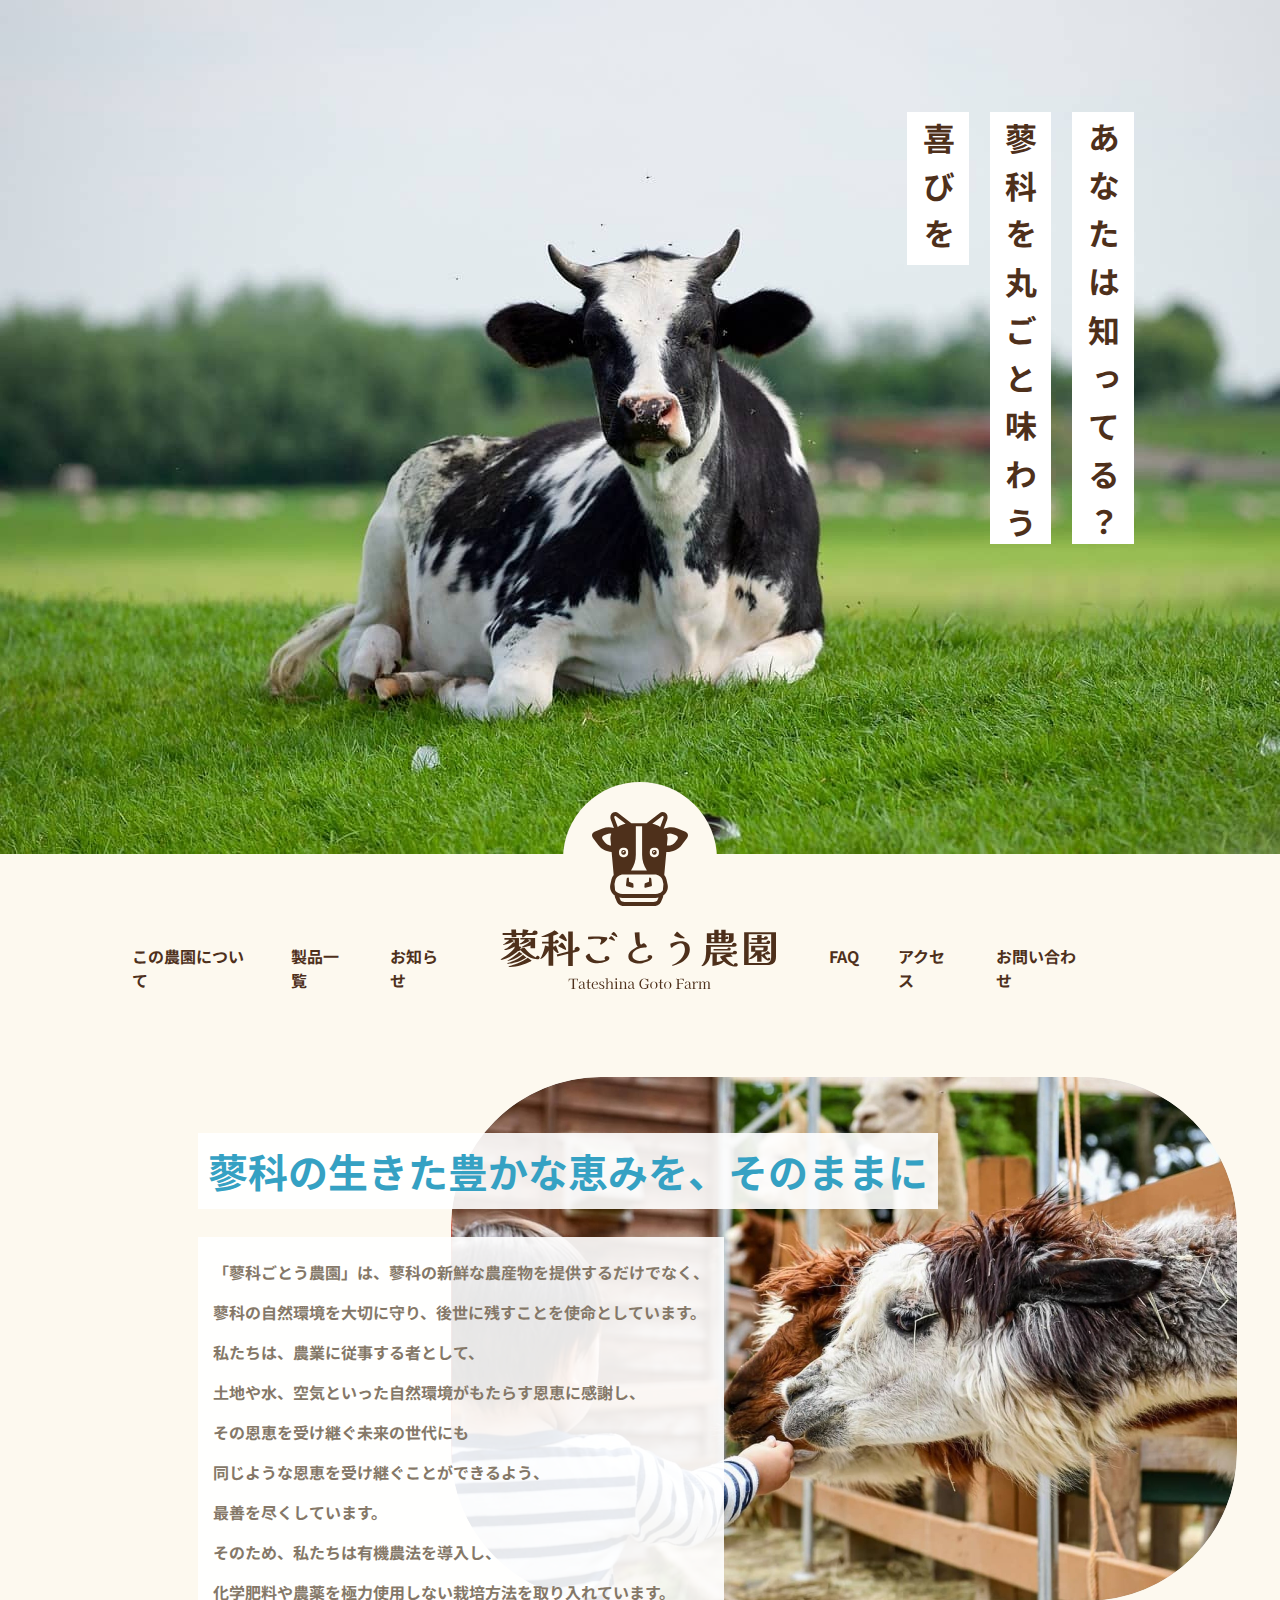
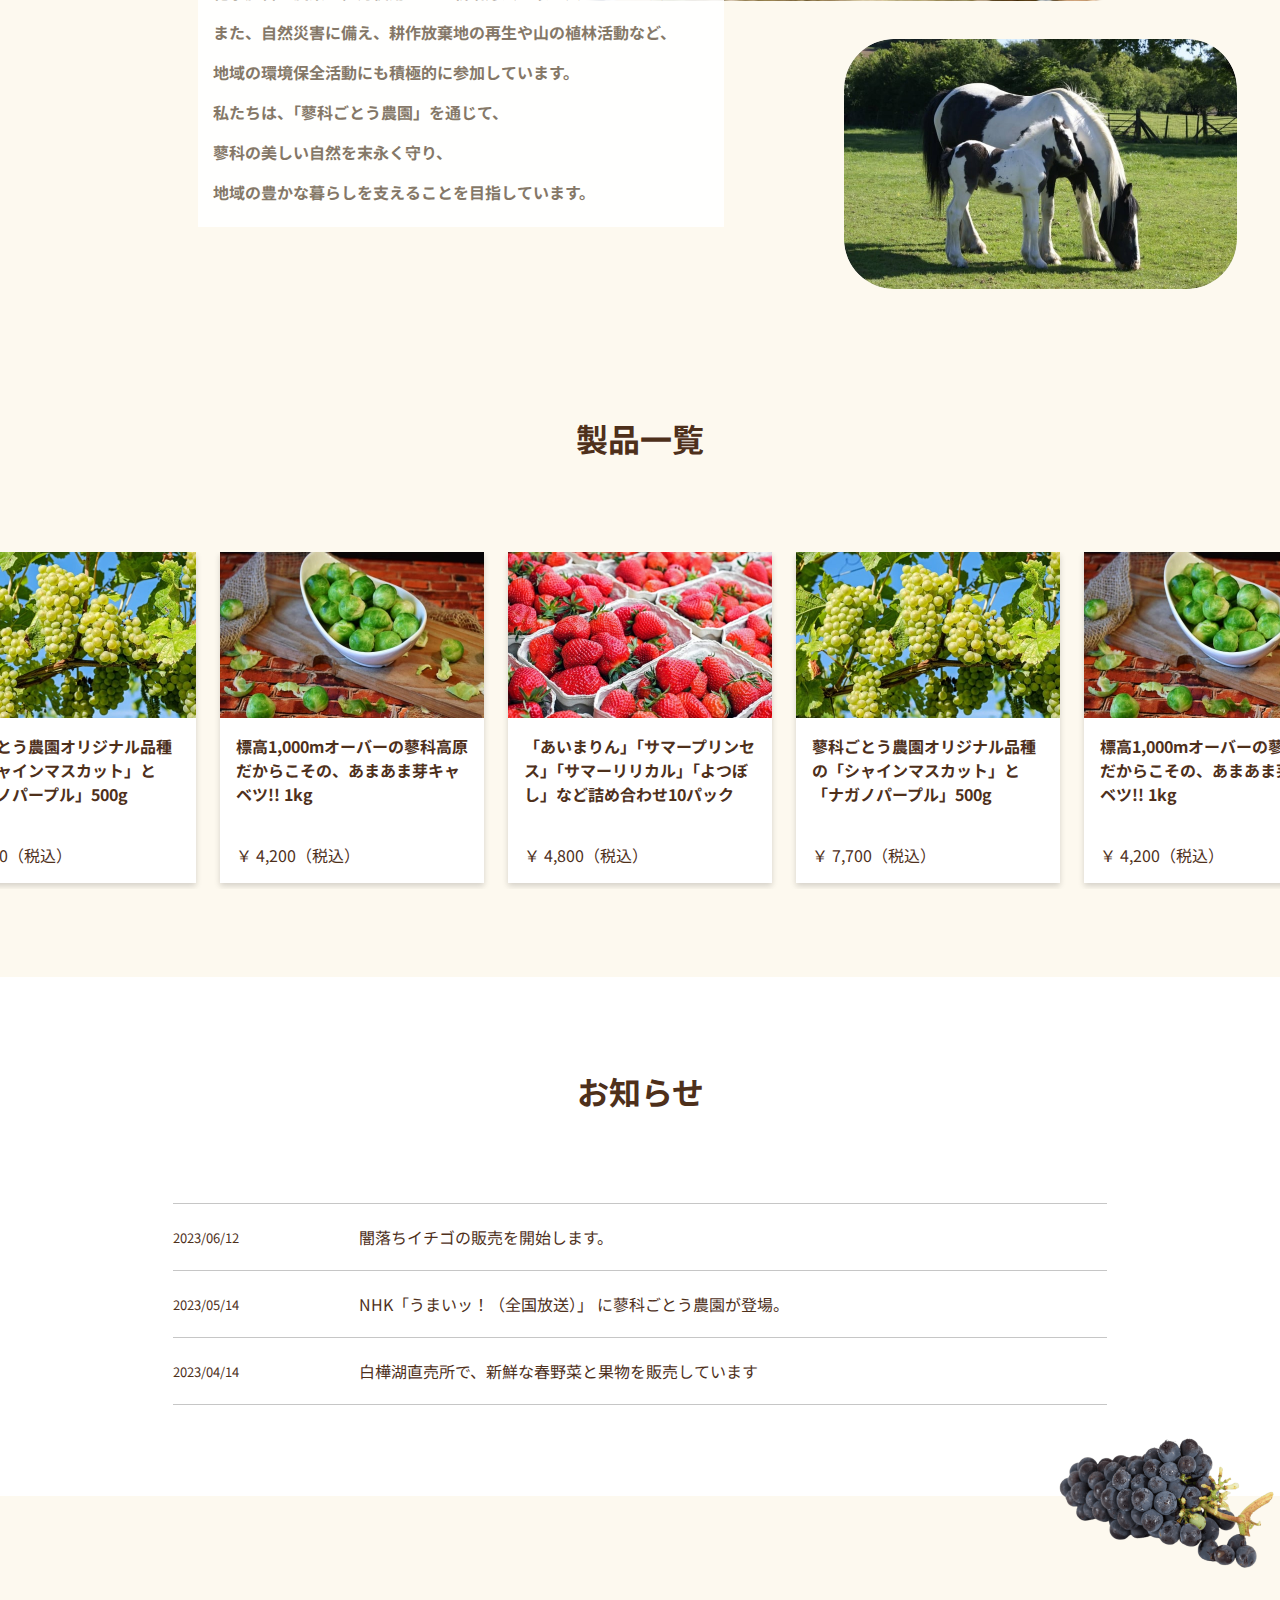
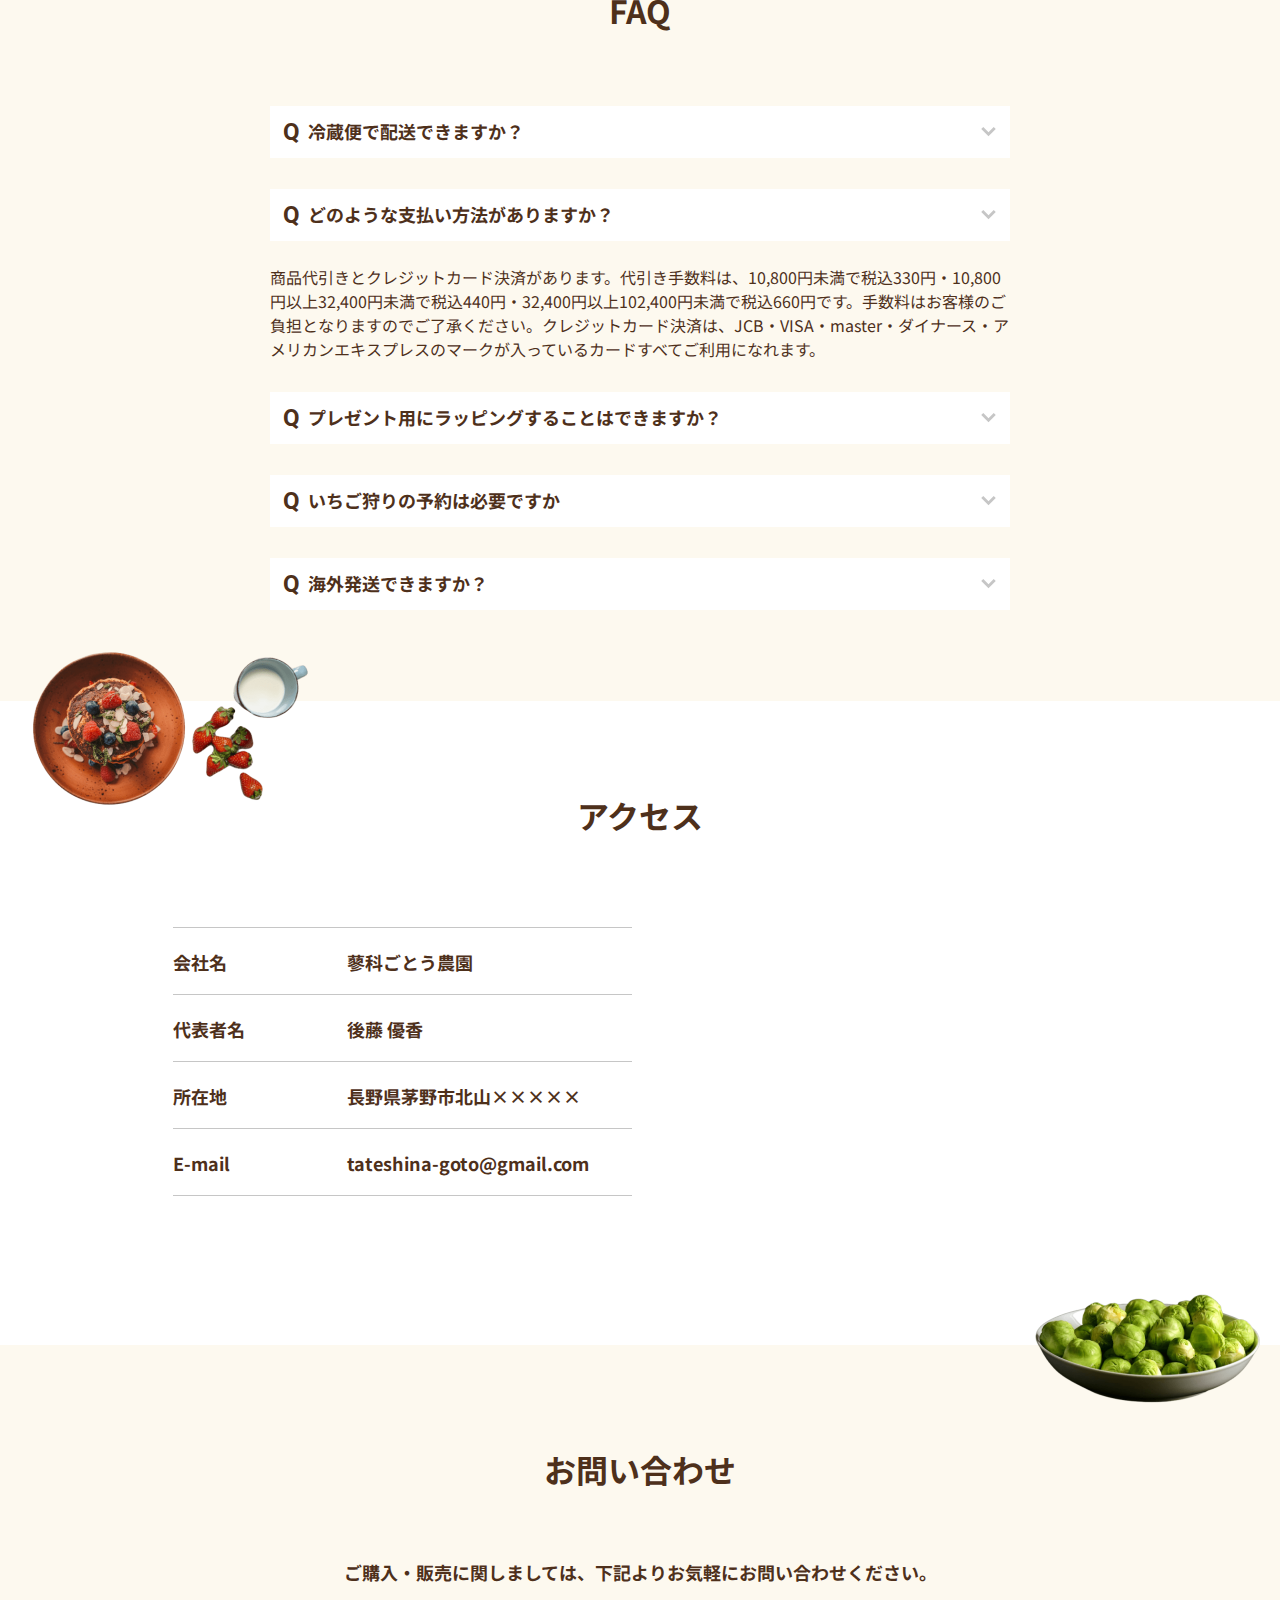
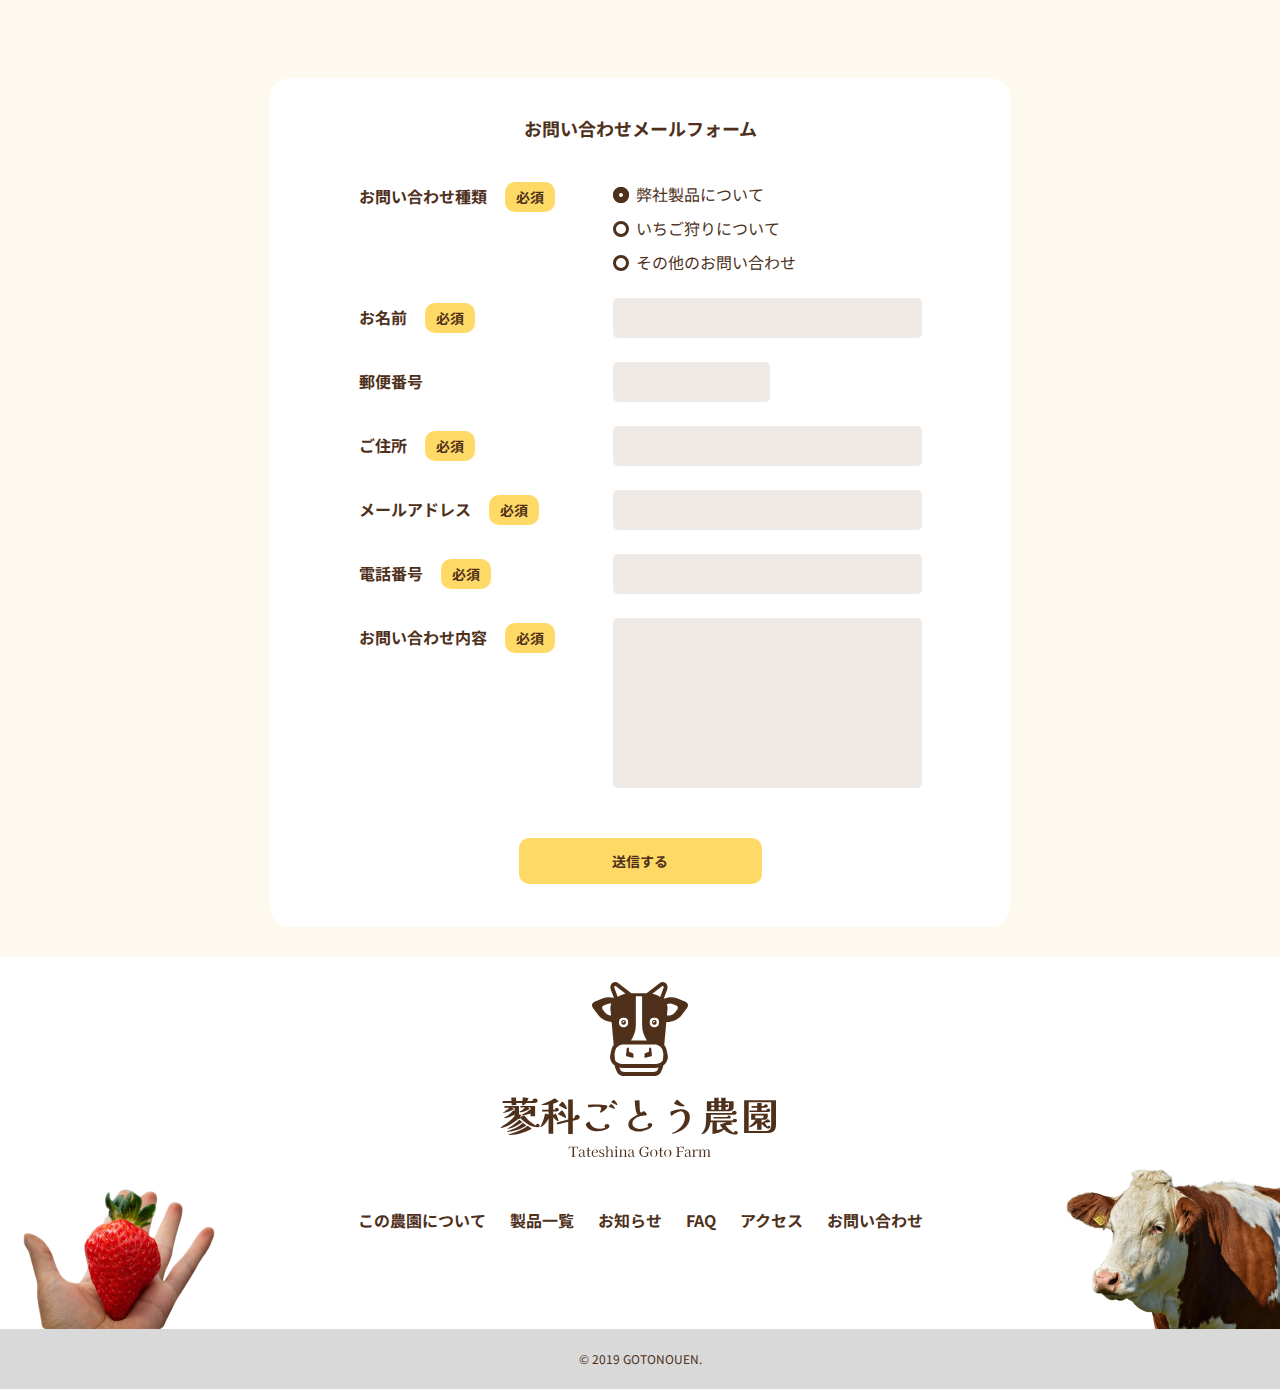
<file: public/index.html>
<!DOCTYPE html>
<html lang="ja">
  <head>
    <!-- 文字コードの指定 UTF-8を指定します -->
    <meta charset="UTF-8" />
    <!-- レスポンシブ表示のための記述 -->
    <meta name="viewport" content="width=device-width, initial-scale=1.0" />
    <!-- サイトのアイコンを設定 -->
    <link rel="icon" href="/favicon.ico" type="image/x-icon" />
    <!-- 検索にヒットしないようにするための記述 -->
    <meta name="robots" content="noindex" />
    <!-- サイトのタイトルを記述 -->
    <title>蓼科ごとう農園</title>
    <!-- サイトの概要を記述 -->
    <meta
      name="description"
      content="蓼科ごとう農園う農園」は、蓼科の新鮮な農産物を提供するだけでなく、蓼科の自然環境を大切に守り、後世に残すことを使命としています。"
    />
    <!-- Google Fontsを読み込みための記述 -->
    <link rel="preconnect" href="https://fonts.googleapis.com" />
    <link rel="preconnect" href="https://fonts.gstatic.com" crossorigin />
    <link
      href="https://fonts.googleapis.com/css2?family=Noto+Sans+JP:wght@400;500;700&family=Roboto:ital,wght@0,100;0,300;0,400;0,500;0,700;0,900;1,100;1,300;1,400;1,500;1,700;1,900&display=swap"
      rel="stylesheet"
    />
    <!-- スタイルシートの読み込みのための記述 -->
    <link rel="stylesheet" href="https://cdn.jsdelivr.net/npm/swiper@11/swiper-bundle.min.css" />
    <link rel="stylesheet" href="./assets/css/style.css" />
  </head>
  <body>
    <!-- <div class="p-loading">
      <img class="p-loading__logo" src="./assets/img/logo_cow.svg" alt="VOOL" />
    </div> -->

    <div class="p-fv">
      <button id="js-drawer-icon" type="button" class="header__icon c-drawer-icon">
        <span class="c-drawer-icon__bar"></span>
        <span class="c-drawer-icon__bar"></span>
        <span class="c-drawer-icon__bar"></span>
      </button>
      <div class="p-fv__boxes">
        <p class="p-fv__boxes-item">
          <span class="p-fv__boxes-item-text">あなたは知ってる？</span>
        </p>
        <div class="p-fv__boxes-item">
          <p class="p-fv__boxes-item-text">蓼科を丸ごと味わう</p>
        </div>
        <div class="p-fv__boxes-item">
          <p class="p-fv__boxes-item-text">喜びを</p>
        </div>
      </div>
    </div>
    <div class="p-header-wrapper">
      <header class="p-header">
        <h1 class="p-nav__logo">
          <a href="#top"><img src="./assets/img/logo.svg" alt="蓼科ごとう農園" width="276" height="38" /></a>
        </h1>
        <nav class="p-nav">
          <ul class="p-nav__list">
            <li class="p-nav__list-item"><a href="#about">この農園について</a></li>
            <li class="p-nav__list-item"><a href="#products">製品一覧</a></li>
            <li class="p-nav__list-item"><a href="#news">お知らせ</a></li>
            <!-- </ul>

          <ul class="p-nav__list"> -->
            <li class="p-nav__list-item"><a href="#faq">FAQ</a></li>
            <li class="p-nav__list-item"><a href="#access">アクセス</a></li>
            <li class="p-nav__list-item"><a href="#contact">お問い合わせ</a></li>
          </ul>
        </nav>
      </header>
    </div>

    <!-- ドロワーメニュー -->
    <div id="js-drawer-content" class="p-drawer p-drawer-content is-active">
      <div class="p-drawer__logo">
        <div class="p-drawer__logo-cow">
          <img src="./assets/img/logo_cow.svg" alt="" />
        </div>
        <div class="p-drawer__logo-en">
          <img src="./assets/img/logo.svg" alt="" />
        </div>
      </div>
      <nav class="p-drawer__nav">
        <ul class="p-drawer__list">
          <li class="p-drawer__list-item">
            <a href="#about" class="p-drawer__link">この農園について</a>
          </li>
          <li class="p-drawer__list-item">
            <a href="#products" class="p-drawer__link">製品一覧</a>
          </li>
          <li class="p-drawer__list-item">
            <a href="#news" class="p-drawer__link">お知らせ</a>
          </li>
          <li class="p-drawer__list-item">
            <a href="#faq" class="p-drawer__link">FAQ</a>
          </li>
          <li class="p-drawer__list-item">
            <a href="#access" class="p-drawer__link">アクセス</a>
          </li>
          <li class="p-drawer__list-item">
            <a href="#contact" class="p-drawer__link">お問い合わせ</a>
          </li>
        </ul>
      </nav>
    </div>

    <section id="about" class="p-about">
      <div class="p-about__inner">
        <h2 class="p-about__heading">蓼科の生きた豊かな恵みを、<br class="u-hidden-sm" />そのままに</h2>
        <p class="p-about__text">
          「蓼科ごとう農園」は、蓼科の新鮮な農産物を提供するだけでなく、<br class="u-hidden-sp" />
          蓼科の自然環境を大切に守り、後世に残すことを使命としています。<br />
          私たちは、農業に従事する者として、<br class="u-hidden-sp" />
          土地や水、空気といった自然環境がもたらす恩恵に感謝し、<br class="u-hidden-sp" />
          その恩恵を受け継ぐ未来の世代にも<br class="u-hidden-sp" />
          同じような恩恵を受け継ぐことができるよう、<br class="u-hidden-sp" />
          最善を尽くしています。<br class="u-hidden-sp" />
          そのため、私たちは有機農法を導入し、<br class="u-hidden-sp" />
          化学肥料や農薬を極力使用しない栽培方法を取り入れています。<br />
          また、自然災害に備え、耕作放棄地の再生や山の植林活動など、<br class="u-hidden-sp" />
          地域の環境保全活動にも積極的に参加しています。<br />
          私たちは、「蓼科ごとう農園」を通じて、<br class="u-hidden-sp" />
          蓼科の美しい自然を末永く守り、<br />
          地域の豊かな暮らしを支えることを目指しています。<br />
        </p>
        <div class="p-about__img-top">
          <img src="./assets/img/about_1.jpg" alt="" />
        </div>
        <div class="p-about__img-bottom">
          <img src="./assets/img/about_2.jpg" alt="" />
        </div>
      </div>
    </section>

    <section id="products" class="p-products u-separate">
      <div class="p-products__inner">
        <h2 class="p-products__heading c-section-heading">製品一覧</h2>

        <!-- 製品一覧のスライダー -->
        <div class="p-products__slider">
          <!-- Slider main container -->
          <div class="swiper p-products__swiper">
            <!-- Additional required wrapper -->
            <div class="swiper-wrapper">
              <!-- Slides -->
              <div class="swiper-slide p-product__slide">
                <figure class="p-product-card">
                  <div class="p-product-card__img">
                    <img src="./assets/img/product_strawberries.jpg" alt="様々な種類のいちごを詰め合わせたパック" />
                  </div>
                  <figcaption class="p-product-card__contents">
                    <p class="p-product-card__contents-text">
                      「あいまりん」「サマープリンセス」「サマーリリカル」「よつぼし」など詰め合わせ10パック
                    </p>
                    <p class="p-product-card__contents-price">￥ 4,800（税込）</p>
                  </figcaption>
                </figure>
              </div>
              <div class="swiper-slide p-product__slide">
                <figure class="p-product-card">
                  <div class="p-product-card__img">
                    <img src="./assets/img/product_muscat.jpg" alt="農園に実った沢山のマスカット" />
                  </div>
                  <div class="p-product-card__contents">
                    <p class="p-product-card__contents-text">
                      蓼科ごとう農園オリジナル品種の「シャインマスカット」と「ナガノパープル」500g
                    </p>
                    <p class="p-product-card__contents-price">￥ 7,700（税込）</p>
                  </div>
                </figure>
              </div>
              <div class="swiper-slide p-product__slide">
                <figure class="p-product-card">
                  <div class="p-product-card__img">
                    <img src="./assets/img/product_cabbage.jpg" alt="収穫した芽キャベツボウルに入っています" />
                  </div>
                  <div class="p-product-card__contents">
                    <p class="p-product-card__contents-text">
                      標高1,000mオーバーの蓼科高原だからこその、あまあま芽キャベツ!! 1kg
                    </p>
                    <p class="p-product-card__contents-price">￥ 4,200（税込）</p>
                  </div>
                </figure>
              </div>
              <div class="swiper-slide p-product__slide">
                <figure class="p-product-card">
                  <div class="p-product-card__img">
                    <img src="./assets/img/product_strawberries.jpg" alt="様々な種類のいちごを詰め合わせたパック" />
                  </div>
                  <div class="p-product-card__contents">
                    <p class="p-product-card__contents-text">
                      「あいまりん」「サマープリンセス」「サマーリリカル」「よつぼし」など詰め合わせ10パック
                    </p>
                    <p class="p-product-card__contents-price">￥ 4,800（税込）</p>
                  </div>
                </figure>
              </div>
              <div class="swiper-slide p-product__slide">
                <figure class="p-product-card">
                  <div class="p-product-card__img">
                    <img src="./assets/img/product_muscat.jpg" alt="農園に実った沢山のマスカット" />
                  </div>
                  <div class="p-product-card__contents">
                    <p class="p-product-card__contents-text">
                      蓼科ごとう農園オリジナル品種の「シャインマスカット」と「ナガノパープル」500g
                    </p>
                    <p class="p-product-card__contents-price">￥ 7,700（税込）</p>
                  </div>
                </figure>
              </div>
              <div class="swiper-slide p-product__slide">
                <figure class="p-product-card">
                  <div class="p-product-card__img">
                    <img src="./assets/img/product_cabbage.jpg" alt="収穫した芽キャベツボウルに入っています" />
                  </div>
                  <div class="p-product-card__contents">
                    <p class="p-product-card__contents-text">
                      標高1,000mオーバーの蓼科高原だからこその、あまあま芽キャベツ!! 1kg
                    </p>
                    <p class="p-product-card__contents-price">￥ 4,200（税込）</p>
                  </div>
                </figure>
              </div>
              <div class="swiper-slide p-product__slide">
                <figure class="p-product-card">
                  <div class="p-product-card__img">
                    <img src="./assets/img/product_strawberries.jpg" alt="様々な種類のいちごを詰め合わせたパック" />
                  </div>
                  <div class="p-product-card__contents">
                    <p class="p-product-card__contents-text">
                      「あいまりん」「サマープリンセス」「サマーリリカル」「よつぼし」など詰め合わせ10パック
                    </p>
                    <p class="p-product-card__contents-price">￥ 4,800（税込）</p>
                  </div>
                </figure>
              </div>
              <div class="swiper-slide p-product__slide">
                <figure class="p-product-card">
                  <div class="p-product-card__img">
                    <img src="./assets/img/product_muscat.jpg" alt="農園に実った沢山のマスカット" />
                  </div>
                  <div class="p-product-card__contents">
                    <p class="p-product-card__contents-text">
                      蓼科ごとう農園オリジナル品種の「シャインマスカット」と「ナガノパープル」500g
                    </p>
                    <p class="p-product-card__contents-price">￥ 7,700（税込）</p>
                  </div>
                </figure>
              </div>
              <div class="swiper-slide p-product__slide">
                <figure class="p-product-card">
                  <div class="p-product-card__img">
                    <img src="./assets/img/product_cabbage.jpg" alt="収穫した芽キャベツボウルに入っています" />
                  </div>
                  <div class="p-product-card__contents">
                    <p class="p-product-card__contents-text">
                      標高1,000mオーバーの蓼科高原だからこその、あまあま芽キャベツ!! 1kg
                    </p>
                    <p class="p-product-card__contents-price">￥ 4,200（税込）</p>
                  </div>
                </figure>
              </div>
            </div>
          </div>
        </div>
      </div>
    </section>

    <section id="news" class="p-news u-separate">
      <div class="p-news__inner l-inner">
        <h2 class="p-products__heading c-section-heading">お知らせ</h2>
        <div class="p-news__list">
          <a class="p-news__list-item">
            <time class="p-news__list-date" datetime="2023-06-12">2023/06/12</time>
            <h3 class="p-news__list-title">闇落ちイチゴの販売を開始します。</h3>
          </a>
          <a class="p-news__list-item">
            <time class="p-news__list-date" datetime="2023-05-14">2023/05/14</time>
            <h3 class="p-news__list-title">NHK「うまいッ！（全国放送）」 に蓼科ごとう農園が登場。</h3>
          </a>
          <a class="p-news__list-item">
            <time class="p-news__list-date" datetime="2023-04-14">2023/04/14</time>
            <h3 class="p-news__list-title">白樺湖直売所で、新鮮な春野菜と果物を販売しています</h3>
          </a>
        </div>
      </div>
    </section>

    <section id="faq" class="p-faq u-separate">
      <div class="p-faq__decoration">
        <img src="./assets/img/decoration_grapese.png" alt="実が沢山付いたぶどう" />
      </div>
      <div class="p-faq__inner l-inner">
        <h2 class="p-products__heading c-section-heading">FAQ</h2>
        <div class="p-faq__boxs">
          <details class="p-faq__box p-faq-box">
            <summary class="p-faq-box__head js-accordion js-summary">
              <span class="p-faq-box__head-icon">Q</span>
              <span class="p-faq-box__head-text">冷蔵便で配送できますか？</span>
            </summary>
            <p class="p-faq-box__a-text js-content">冷蔵便→冷蔵便に対応しています。その場合別途150円かかります。</p>
          </details>
          <details class="p-faq__box p-faq-box" open>
            <summary class="p-faq-box__head js-accordion js-summary">
              <span class="p-faq-box__head-icon">Q</span>
              <span class="p-faq-box__head-text">どのような支払い方法がありますか？</span>
            </summary>
            <p class="p-faq-box__a-text js-content">
              商品代引きとクレジットカード決済があります。代引き手数料は、10,800円未満で税込330円・10,800円以上32,400円未満で税込440円・32,400円以上102,400円未満で税込660円です。手数料はお客様のご負担となりますのでご了承ください。クレジットカード決済は、JCB・VISA・master・ダイナース・アメリカンエキスプレスのマークが入っているカードすべてご利用になれます。
            </p>
          </details>
          <details class="p-faq__box p-faq-box">
            <summary class="p-faq-box__head js-accordion js-summary">
              <span class="p-faq-box__head-icon">Q</span>
              <span class="p-faq-box__head-text">プレゼント用にラッピングすることはできますか？ </span>
            </summary>
            <p class="p-faq-box__a-text js-content">
              可能です。ラッピングが必要な場合は、購入時にフォームの「ラッピングを希望」にチェックを入れてください。
            </p>
          </details>
          <details class="p-faq__box p-faq-box">
            <summary class="p-faq-box__head js-accordion js-summary">
              <span class="p-faq-box__head-icon">Q</span>
              <span class="p-faq-box__head-text">いちご狩りの予約は必要ですか</span>
            </summary>
            <p class="p-faq-box__a-text js-content">
              繁忙期（１～３月、GW期間中）の土日祝日は予約はご遠慮いただいておりますが、平日または繁忙期以外の土日祝日はご予約可能です。
            </p>
          </details>
          <details class="p-faq__box p-faq-box">
            <summary class="p-faq-box__head js-accordion js-summary">
              <span class="p-faq-box__head-icon">Q</span>
              <span class="p-faq-box__head-text">海外発送できますか？</span>
            </summary>
            <p class="p-faq-box__a-text js-content">
              現在のところ対応できておりません。海外からのご注文で日本国内への発送は承っております。
            </p>
          </details>
        </div>
      </div>
    </section>

    <section id="access" class="p-access u-separate">
      <div class="p-access__decoration">
        <img src="./assets/img/decoration_breakfast.png" alt="ボウルに入ったベリー類と牛乳" />
      </div>
      <div class="p-access__inner l-inner">
        <h2 class="p-products__heading c-section-heading">アクセス</h2>
        <div class="p-access__contents">
          <div class="p-access__contents-address">
            <dl class="p-access-address">
              <dt class="p-access-address__title">会社名</dt>
              <dd class="p-access-address__text"><p>蓼科ごとう農園</p></dd>
              <dt class="p-access-address__title">代表者名</dt>
              <dd class="p-access-address__text">
                <p>後藤 優香</p>
              </dd>
              <dt class="p-access-address__title">所在地</dt>
              <dd class="p-access-address__text">
                <p>長野県茅野市北山×××××</p>
              </dd>
              <dt class="p-access-address__title">E-mail</dt>
              <dd class="p-access-address__text">
                <p>tateshina-goto@gmail.com</p>
              </dd>
            </dl>
          </div>
          <div class="p-access__contents-map">
            <iframe
              src="https://www.google.com/maps/embed?pb=!1m18!1m12!1m3!1d15344.28122418409!2d138.27837142390737!3d36.051105231032!2m3!1f0!2f0!3f0!3m2!1i1024!2i768!4f13.1!3m3!1m2!1s0x601c4e5d08f6a63d%3A0xf7d929f1922a7056!2z44CSMzkxLTAzMDEg6ZW36YeO55yM6IyF6YeO5biC5YyX5bGx!5e0!3m2!1sja!2sjp!4v1708823472915!5m2!1sja!2sjp"
              style="border: 0"
              allowfullscreen=""
              loading="lazy"
              referrerpolicy="no-referrer-when-downgrade"
            ></iframe>
          </div>
        </div>
      </div>
    </section>

    <section id="contact" class="p-contact">
      <div class="p-contact__decoration">
        <img src="./assets/img/decoration_cabbage.png" alt="ボウルに乗った芽キャベツ" />
      </div>
      <div class="p-contact__inner l-inner">
        <h2 class="p-contact__heading c-section-heading">お問い合わせ</h2>
        <p class="p-contact__text">
          ご購入・販売に関しましては、<br class="u-hidden-sm" />下記よりお気軽にお問い合わせください。
        </p>
        <div class="p-contact__box">
          <form
            id="form"
            class="p-contact__form"
            action="https://docs.google.com/forms/u/0/d/e/1FAIpQLSdiUXRtmcZKaxphZ5nmnKL7LJnvMbC70_ocI2Rfgqhr1oAgXg/formResponse"
            target="hidden_iframe"
            onsubmit="submitted=true;"
          >
            <h3 class="p-form-title">お問い合わせメールフォーム</h3>
            <div class="p-contact__fields">
              <!-- お問い合わせ種類  -->
              <div class="p-contact__field">
                <div class="p-form__field">
                  <div class="p-form__field-head">
                    <div class="p-form__field-label">お問い合わせ種類</div>
                    <span class="p-form__field-tag">必須</span>
                  </div>
                  <div class="p-form__field">
                    <div class="p-form__field-item">
                      <div class="p-form__field-radios">
                        <label class="p-form-field__radio p-from-radio">
                          <input
                            class="p-from-radio__input"
                            type="radio"
                            name="entry.1688985537"
                            value="弊社製品について"
                            checked
                          />
                          <span class="p-from-radio__text">弊社製品について</span>
                        </label>
                        <label class="form-field__radio from-radio">
                          <input class="p-from-radio__input" type="radio" name="entry.1688985537" value="いちご狩りについて" />
                          <span class="p-from-radio__text">いちご狩りについて</span>
                        </label>
                        <label class="p-form-field__radio p-from-radio">
                          <input class="p-from-radio__input" type="radio" name="entry.1688985537" value="その他のお問い合わせ" />
                          <span class="p-from-radio__text">その他のお問い合わせ</span>
                        </label>
                      </div>
                    </div>
                  </div>
                </div>
              </div>
              <!-- お名前  -->
              <div class="p-contact__field">
                <div class="p-form__field">
                  <div class="p-form__field-head">
                    <label for="your-name" class="p-form__field-label">お名前</label>
                    <span class="p-form__field-tag">必須</span>
                  </div>
                  <div class="p-form__field-item">
                    <input class="p-form-text" type="text" name="entry.79781151" id="your-name" required />
                  </div>
                </div>
              </div>
              <!-- 郵便番号  -->
              <div class="p-contact__field">
                <div class="p-form__field">
                  <div class="p-form__field-head">
                    <label for="your-address-number" class="p-form__field-label">郵便番号</label>
                  </div>
                  <div class="p-form__field-item">
                    <input class="p-form-text" type="text" name="entry.873944809" id="your-address-number" />
                  </div>
                </div>
              </div>
              <!-- ご住所  -->
              <div class="p-contact__field">
                <div class="p-form__field">
                  <div class="p-form__field-head">
                    <label for="your-address" class="p-form__field-label">ご住所</label>
                    <span class="p-form__field-tag">必須</span>
                  </div>
                  <div class="p-form__field-item">
                    <input class="p-form-text" type="text" name="entry.937239549" id="your-address" required />
                  </div>
                </div>
              </div>
              <!-- メールアドレス  -->
              <div class="p-contact__field">
                <div class="p-form__field">
                  <div class="p-form__field-head">
                    <label for="your-email" class="p-form__field-label">メールアドレス</label>
                    <span class="p-form__field-tag">必須</span>
                  </div>
                  <div class="p-form__field-item">
                    <input class="p-form-text" type="email" name="entry.573401225" id="your-email" required />
                  </div>
                </div>
              </div>
              <!-- 電話番号  -->
              <div class="p-contact__field">
                <div class="p-form__field">
                  <div class="p-form__field-head">
                    <label for="your-tel" class="p-form__field-label">電話番号</label>
                    <span class="p-form__field-tag">必須</span>
                  </div>
                  <div class="p-form__field-item">
                    <input class="p-form-text" type="text" name="entry.1385363028" id="your-tel" required />
                  </div>
                </div>
              </div>

              <!-- お問い合わせ内容  -->
              <div class="p-contact__field">
                <div class="p-form__field">
                  <div class="p-form__field-head">
                    <label for="your-message" class="p-form__field-label">お問い合わせ内容</label>
                    <span class="p-form__field-tag">必須</span>
                  </div>
                  <div class="p-form__field-item">
                    <textarea
                      class="p-form-textarea"
                      name="entry.667149531"
                      id="your-message"
                      cols="30"
                      rows="10"
                      required
                    ></textarea>
                  </div>
                </div>
              </div>
            </div>

            <div class="p-contact__button">
              <input type="submit" value="送信する" class="c-button" />
            </div>
          </form>
          <script type="text/javascript">
            var submitted = false;
          </script>
          <iframe
            name="hidden_iframe"
            id="hidden_iframe"
            style="display: none"
            onload="if(submitted)  {window.location='thanks.html';}"
          ></iframe>
        </div>
      </div>
    </section>

    <footer class="l-footer">
      <div class="l-footer__inner l-inner">
        <div class="footer__logo">
          <div class="l-footer__logo-cow">
            <img src="./assets/img/logo_cow.svg" alt="" />
          </div>
          <div class="l-footer__logo-en">
            <img src="./assets/img/logo.svg" alt="" />
          </div>
        </div>
        <ul class="l-footer__menu">
          <li class="l-footer__menu-item"><a href="#about">この農園について</a></li>
          <li class="l-footer__menu-item"><a href="#product">製品一覧</a></li>
          <li class="l-footer__menu-item"><a href="#news">お知らせ</a></li>
          <li class="l-footer__menu-item"><a href="#faq">FAQ</a></li>
          <li class="l-footer__menu-item"><a href="#access">アクセス</a></li>
          <li class="l-footer__menu-item"><a href="#contact">お問い合わせ</a></li>
        </ul>
      </div>
      <div class="l-footer__copyright">
        <small>&copy;&nbsp;2019&nbsp;GOTONOUEN.</small>
      </div>
      <div class="l-footer__decoration-left">
        <img src="./assets/img/decoration_strawberry.png" alt="手のひらに乗った大粒のいちご" />
      </div>
      <div class="l-footer__decoration-right">
        <img src="./assets/img/decoration_cow.png" alt="白と茶色の模様をした牛" />
      </div>
    </footer>

    <script src="https://ajax.googleapis.com/ajax/libs/jquery/3.7.1/jquery.min.js"></script>
    <!-- <script src="https://ajax.googleapis.com/ajax/libs/jquery/1.11.0/jquery.min.js"></script> -->
    <script src="https://cdn.jsdelivr.net/npm/swiper@11/swiper-bundle.min.js"></script>
    <script src="./assets/js/script.js"></script>
  </body>
</html>
</file>
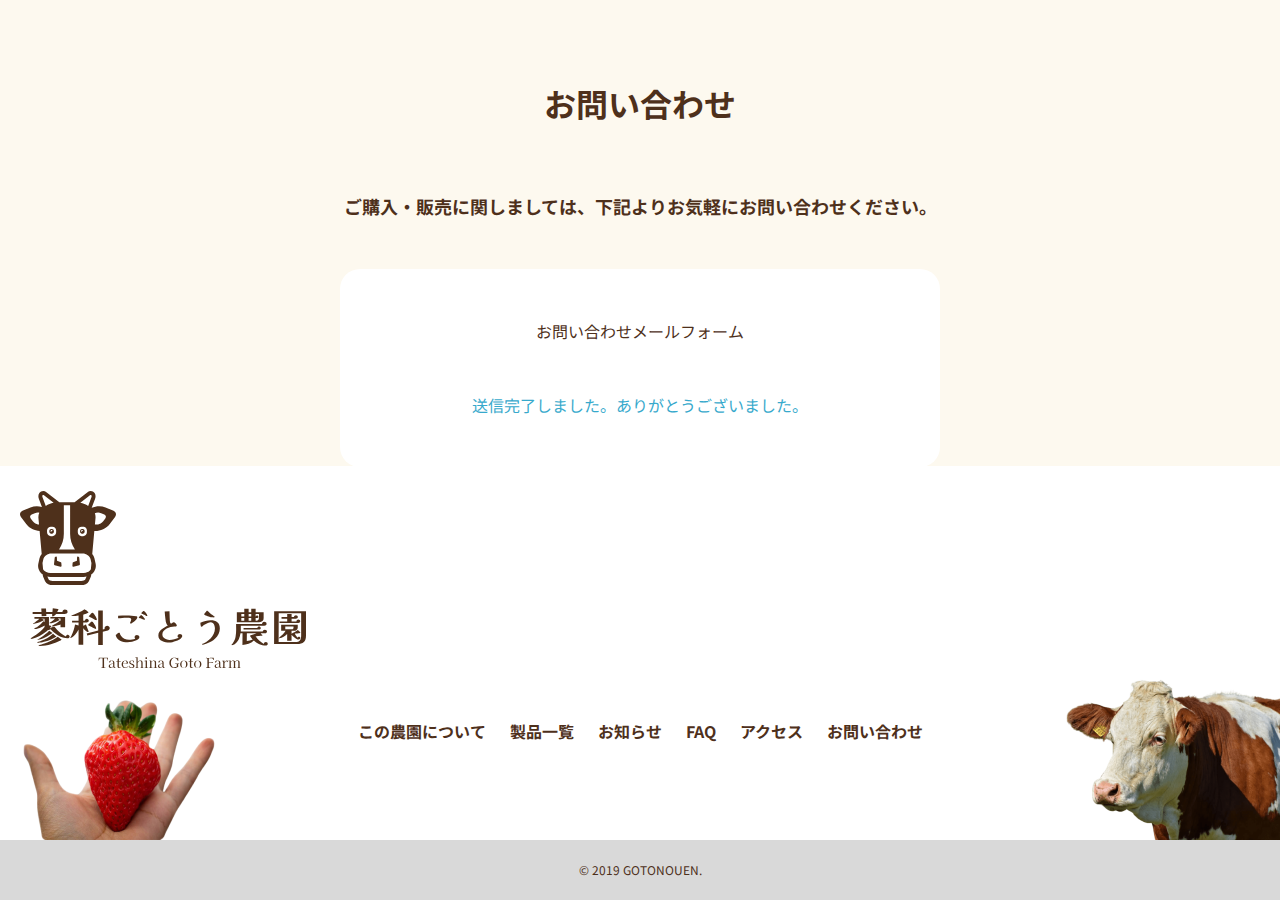
<file: public/thanks.html>
<!DOCTYPE html>
<html lang="ja">
  <head>
    <!-- 文字コードの指定 UTF-8を指定します -->
    <meta charset="UTF-8" />
    <!-- レスポンシブ表示のための記述 -->
    <meta name="viewport" content="width=device-width, initial-scale=1.0" />
    <!-- サイトのアイコンを設定 -->
    <link rel="" href="./favicon.ico" type="image/x-icon" />
    <!-- 検索にヒットしないようにするための記述 -->
    <meta name="robots" content="noindex" />
    <!-- サイトのタイトルを記述 -->
    <title>蓼科ごとう農園</title>
    <!-- サイトの概要を記述 -->
    <meta
      name="description"
      content="蓼科ごとう農園う農園」は、蓼科の新鮮な農産物を提供するだけでなく、蓼科の自然環境を大切に守り、後世に残すことを使命としています。"
    />
    <!-- Google Fontsを読み込みための記述 -->
    <link rel="preconnect" href="https://fonts.googleapis.com" />
    <link rel="preconnect" href="https://fonts.gstatic.com" crossorigin />
    <link
      href="https://fonts.googleapis.com/css2?family=Noto+Sans+JP:wght@400;500;700&family=Roboto:ital,wght@0,100;0,300;0,400;0,500;0,700;0,900;1,100;1,300;1,400;1,500;1,700;1,900&display=swap"
      rel="stylesheet"
    />
    <!-- スタイルシートの読み込みのための記述 -->
    <link rel="stylesheet" href="https://cdn.jsdelivr.net/npm/swiper@11/swiper-bundle.min.css" />
    <link rel="stylesheet" href="./assets/css/style.css" />
  </head>
  <body>
    <div class="p-thanks">
      <div class="p-thanks__inner l-inner">
        <h2 class="p-thanks__heading c-section-heading">お問い合わせ</h2>
        <p class="p-thanks__text p-contact__text">ご購入・販売に関しましては、下記よりお気軽にお問い合わせください。</p>
        <div class="p-thanks__box">
          <h3 class="p-thanks__box-title">お問い合わせメールフォーム</h3>
          <p class="p-thanks__box-text">送信完了しました。ありがとうございました。</p>
        </div>
      </div>
    </div>

    <footer class="l-footer">
      <div class="l-footer__inner l-inner">
        <div class="l-footer__logo">
          <img src="./assets/img/logo_cow.svg" alt="" />
        </div>
        <div class="l-footer__logo">
          <img src="./assets/img/logo.svg" alt="" />
        </div>
        <ul class="l-footer__menu">
          <li class="l-footer__menu-item"><a href="">この農園について</a></li>
          <li class="l-footer__menu-item"><a href="">製品一覧</a></li>
          <li class="l-footer__menu-item"><a href="">お知らせ</a></li>
          <li class="l-footer__menu-item"><a href="">FAQ</a></li>
          <li class="l-footer__menu-item"><a href="">アクセス</a></li>
          <li class="l-footer__menu-item"><a href="">お問い合わせ</a></li>
        </ul>
      </div>
      <div class="l-footer__copyright">
        <small>&copy;&nbsp;2019&nbsp;GOTONOUEN.</small>
      </div>
      <div class="l-footer__decoration-left">
        <img src="./assets/img/decoration_strawberry.png" alt="手のひらに乗った大粒のいちご" />
      </div>
      <div class="l-footer__decoration-right">
        <img src="./assets/img/decoration_cow.png" alt="白と茶色の模様をした牛" />
      </div>
    </footer>
  </body>
</html>
</file>
<file: public/assets/css/style.css>
*,
*::before,
*::after {
	box-sizing: border-box;
}

html,
body,
h1,
h2,
h3,
h4,
h5,
h6,
ul,
ol,
dl,
li,
dt,
dd,
p,
div,
span,
img,
a,
table,
tr,
th,
td,
small,
button,
time,
figure {
	border: 0;
	font: inherit;
	font-size: 100%;
	margin: 0;
	padding: 0;
	vertical-align: baseline;
}

html {
	line-height: 1;
}

ol,
ul {
	list-style: none;
}

li,
dd {
	list-style-type: none;
}

header,
footer,
nav,
section,
article,
main,
aside,
figure,
figcaption {
	display: block;
}

img {
	border: none;
	vertical-align: bottom;
}

a {
	cursor: pointer;
	text-decoration: none;
}

summary {
	list-style: none;
}

summary::-webkit-details-marker {
	display: none;
}

button {
	background: transparent;
	border: none;
	box-shadow: none;
	cursor: pointer;
	font: inherit;
	margin: 0;
	padding: 0;
}

input,
select,
textarea {
	color: inherit;
	font: inherit;
	vertical-align: top;
}

html {
	scroll-behavior: smooth;
}

body {
	color: #4e301b;
	font-family: "Noto Sans JP", sans-serif;
	font-size: 16px;
	font-style: normal;
	font-weight: 400;
	line-height: normal;
}

img {
	height: auto;
	max-width: 100%;
}

a {
	color: inherit;
	transition: opacity 0.3s ease-in-out;
}

a:hover {
	opacity: 0.7;
}

.l-inner {
	margin-left: auto;
	margin-right: auto;
	padding-left: 20px;
	padding-right: 20px;
}

.l-footer {
	padding-top: 24px;
	position: relative;
}

.l-footer__logo-cow {
	margin-left: auto;
	margin-right: auto;
	width: 57px;
}

.l-footer__logo-en {
	margin-left: auto;
	margin-right: auto;
	width: 180px;
}

.l-footer__menu {
	display: flex;
	flex-direction: column;
	gap: 24px;
	justify-content: center;
	margin-left: auto;
	margin-right: auto;
	margin-top: 33px;
	text-align: center;
}

.l-footer__menu-item {
	font-weight: 700;
}

.l-footer__decoration-left {
	bottom: 60px;
	left: 0;
	position: absolute;
	width: 150px;
}

.l-footer__decoration-right {
	bottom: 60px;
	position: absolute;
	right: 0;
	width: 118px;
}

.l-footer__copyright {
	background: #d9d9d9;
	font-size: 12px;
	font-weight: 400;
	margin-top: 97px;
	padding-bottom: 22px;
	padding-top: 21px;
	text-align: center;
}

.c-section-heading {
	font-size: 22px;
	font-weight: 700;
	text-align: center;
}

.c-button {
	background: #fed966;
	border: none;
	border-radius: 10px;
	cursor: pointer;
	display: inline-block;
	font-size: 14px;
	font-weight: 700;
	height: 46px;
	padding: 13px;
	transition: background 0.3s, color 0.3s;
	width: 243px;
}

.c-button:hover {
	background: #4e301b;
	color: #fff;
}

.c-drawer-icon {
	background: #fed966;
	border-radius: 50%;
	cursor: pointer;
	filter: drop-shadow(0px 3px 6px rgba(0, 0, 0, 0.16));
	height: 48px;
	position: relative;
	position: fixed;
	right: 20px;
	top: 20px;
	width: 48px;
	z-index: 51;
}

.c-drawer-icon.is-checked .c-drawer-icon__bar:nth-of-type(1) {
	left: 16px;
	top: 25px;
	transform: rotate(-45deg);
}

.c-drawer-icon.is-checked .c-drawer-icon__bar:nth-of-type(2) {
	display: none;
}

.c-drawer-icon.is-checked .c-drawer-icon__bar:nth-of-type(3) {
	left: 16px;
	top: 25px;
	transform: rotate(45deg);
}

.c-drawer-icon__bar {
	background: #4e301b;
	height: 2px;
	left: 50%;
	position: absolute;
	top: 19px;
	transform: translateX(-50%);
	transition: top 0.4s, transform 0.4s;
	width: 18px;
}

.c-drawer-icon__bar:nth-of-type(2) {
	top: 24px;
}

.c-drawer-icon__bar:nth-of-type(3) {
	top: 29px;
}

.p-loading {
	align-items: center;
	animation: fadeOut 1.5s 2.3s forwards;
	background-color: #fdf9ef;
	display: flex;
	height: 100vh;
	justify-content: center;
	left: 0;
	position: fixed;
	top: 0;
	width: 100vw;
	z-index: 10;
}

.p-loading__logo {
	animation: logo_fade 2s 0.5s forwards;
	opacity: 0;
	width: 175px;
}

.p-drawer-content {
	background: rgba(255, 255, 255, 0.9);
	height: 100%;
	margin-bottom: 100px;
	padding: 61.6px 20px;
	position: fixed;
	right: 0;
	top: 0;
	transform: translateX(100%);
	transition: transform 0.2s linear;
	width: 100%;
	width: 100%;
	width: 100%;
	z-index: 50;
}

.p-drawer-content.is-checked {
	transform: translateX(0);
}

.p-drawer__logo {
	justify-content: center;
	margin-left: auto;
	margin-right: auto;
}

.p-drawer__logo-cow {
	margin-left: auto;
	margin-right: auto;
	text-align: center;
	width: 54px;
}

.p-drawer__logo-en {
	margin-left: auto;
	margin-right: auto;
	text-align: center;
	width: 300px;
}

.p-drawer__nav {
	margin-top: 50px;
	width: 100%;
}

.p-drawer__list {
	display: flex;
	flex-direction: column;
	gap: 16px;
	text-align: center;
}

.p-drawer__list-item {
	font-weight: 700;
}

.p-fv {
	background: url(../img/fv_bg.jpg);
	background-position: center;
	background-position: 50%;
	background-repeat: no-repeat;
	background-size: cover;
	height: 667px;
	position: relative;
}

.p-fv__boxes {
	display: flex;
	flex-direction: column;
	gap: 6px;
	left: 8%;
	position: absolute;
	top: 63.4%;
}

.p-fv__boxes-item-text {
	background-color: #fff;
	display: inline-block;
	font-size: clamp(1.5rem, 1.333rem + 0.83vw, 2rem);
	font-weight: 700;
	line-height: 1;
	padding: 7px;
	white-space: nowrap;
}

.p-header-wrapper {
	background: #fdf9ef;
	margin: 0 auto;
}

.p-header {
	align-items: center;
	display: flex;
	justify-content: center;
	padding-left: 20px;
	padding-right: 20px;
	position: relative;
}

.p-header::before {
	background: #fdf9ef;
	border-radius: 50%;
	content: "";
	height: 154px;
	left: 50%;
	position: absolute;
	top: -72px;
	transform: translateX(-50%);
	width: 154px;
}

.p-header::after {
	background: url(../img/logo_cow.svg), no-repeat center center/contain;
	content: "";
	height: 96px;
	left: 50%;
	position: absolute;
	top: -43px;
	transform: translateX(-50%);
	width: 96px;
}

.p-nav {
	background: #fdf9ef;
	display: none;
	justify-content: center;
	max-width: 1022px;
	padding-bottom: 45px;
	padding-top: 53px;
	position: relative;
}

.p-nav__list {
	display: flex;
	gap: 50px;
	justify-content: center;
	padding-bottom: 40px;
	padding-top: 37px;
}

.p-nav__list-item {
	font-weight: 700;
}

.p-nav__list-item a {
	display: block;
}

.p-nav__logo {
	left: 50%;
	margin-left: auto;
	margin-right: auto;
	position: absolute;
	text-align: center;
	top: 53px;
	transform: translateX(-50%);
	width: 300px;
	z-index: 2;
}

.p-nav__logo img {
	width: 300px;
}

.p-about {
	background: #fdf9ef;
	overflow: hidden;
	padding-bottom: 97px;
	padding-top: 200px;
	width: 100%;
}

.p-about__inner {
	margin-left: auto;
	margin-right: auto;
	padding-left: 20px;
	padding-right: 20px;
	position: relative;
}

.p-about__heading {
	background: rgba(255, 255, 255, 0.9);
	color: #35a1c3;
	display: inline-block;
	font-size: clamp(20px, 0.833rem + 2.08vw, 40px);
	font-weight: 700;
	margin-top: 56px;
	padding: 9px 10px;
	position: relative;
	z-index: 2;
}

.p-about__text {
	background: rgba(255, 255, 255, 0.9);
	color: #857868;
	display: inline-block;
	font-weight: 700;
	line-height: 2.2;
	margin-top: 28px;
	padding: 15px;
	position: relative;
	z-index: 2;
}

.p-about__img-top {
	border-radius: 150px;
	margin-top: 30px;
	width: clamp(17.5rem, 6.958rem + 52.71vw, 49.125rem);
}

.p-about__img-top img {
	border-radius: 150px;
}

.p-about__img-bottom {
	bottom: -90px;
	left: 40%;
	position: absolute;
	right: 0;
	width: clamp(14.375rem, 10.979rem + 16.98vw, 24.563rem);
}

.p-about__img-bottom img {
	border-radius: 50px;
}

.p-products {
	background: #fdf9ef;
	padding-bottom: 88px;
}

.p-products__slider {
	margin-top: 91px;
}

.swiper-wrapper {
	padding-bottom: 6px;
	transition-timing-function: linear;
}

.swiper-slide {
	width: 264px;
}

.p-product-card {
	background: #fff;
	box-shadow: 0px 3px 6px 0px rgba(0, 0, 0, 0.16);
	display: block;
	height: 331px;
}

.p-product-card__img {
	text-align: center;
}

.p-product-card__contents {
	background: #fff;
	display: flex;
	flex-direction: column;
	height: 165px;
	justify-content: space-between;
	padding: 16px;
}

.p-product-card__contents-text {
	font-weight: 700;
	line-height: 1.5;
}

.p-news {
	padding-bottom: 91px;
}

.p-news__list {
	margin-left: auto;
	margin-right: auto;
	margin-top: 50px;
	max-width: 700px;
}

.p-news__list-item {
	align-items: center;
	border-bottom: 1px solid #c6c6c6;
	display: flex;
	gap: 7.5rem;
	padding-bottom: 21px;
	padding-top: 21px;
	transition: opacity 0.3s ease-in-out;
}

.p-news__list-item:nth-of-type(1) {
	border-top: 1px solid #c6c6c6;
}

.p-news__list-item:hover {
	opacity: 0.7;
}

.p-news__list-date {
	font-size: 13px;
}

.p-news__list-title {
	font-size: 16px;
	text-align: left;
}

.p-faq {
	background: #fdf9ef;
	padding-bottom: 91px;
	position: relative;
}

.p-faq__decoration {
	position: absolute;
	right: 0;
	top: -60px;
	width: clamp(9.375rem, 7.604rem + 8.85vw, 14.688rem);
}

.p-faq__boxs {
	display: flex;
	flex-direction: column;
	gap: 31px;
	margin-left: auto;
	margin-right: auto;
	margin-top: 73px;
	max-width: 740px;
}

.p-faq__box {
	display: flex;
	flex-direction: column;
}

.p-faq-box.is-open .p-faq-box__head::after {
	transform: rotate(-180deg);
}

.p-faq-box__head {
	background: #fff;
	cursor: pointer;
	display: flex;
	gap: 8px;
	min-height: 50px;
	padding: 12px 30px 12px 13px;
	position: relative;
	text-align: left;
	vertical-align: middle;
	width: 100%;
}

.p-faq-box__head::after {
	background: url(../img/faq_arrow.svg) no-repeat center center/contain;
	content: "";
	display: block;
	height: 10px;
	position: absolute;
	right: 14px;
	top: 40%;
	transform: rotate(0deg);
	transition: transform 0.3s ease-in-out, top 0.3s ease-in-out;
	width: 16px;
}

.p-faq-box__head-icon {
	color: #4e301b;
	font-family: "Roboto", sans-serif;
	font-size: 20px;
	font-weight: 700;
}

.p-faq-box__head-text {
	color: #4e301b;
	font-size: 16px;
	font-weight: 700;
}

.p-faq-box__a-text {
	line-height: 1.5;
	margin-top: 24px;
}

.p-access {
	padding-bottom: 78px;
	position: relative;
}

.p-access__contents {
	display: flex;
	flex-direction: column;
	gap: 32px;
	margin-left: auto;
	margin-right: auto;
	margin-top: 89px;
	max-width: 934px;
}

.p-access__contents-address {
	margin-left: auto;
	margin-right: auto;
	width: 95%;
}

.p-access__contents-map {
	margin-left: auto;
	margin-right: auto;
	width: 95%;
}

.p-access__contents-map iframe {
	height: auto;
	height: 334px;
	width: 100%;
}

.p-access__decoration {
	left: 0;
	position: absolute;
	top: -45px;
	width: 200px;
}

.p-access-address {
	border-bottom: 1px solid #c6c6c6;
	display: flex;
	flex-flow: row wrap;
}

.p-access-address__title {
	border-top: 1px solid #c6c6c6;
	font-size: 16px;
	font-weight: 700;
	padding-bottom: 19px;
	padding-top: 21px;
	vertical-align: middle;
	width: 38%;
}

.p-access-address__text {
	border-top: 1px solid #c6c6c6;
	font-size: 16px;
	font-weight: 700;
	padding-bottom: 19px;
	padding-top: 21px;
	vertical-align: middle;
	width: 62%;
}

.p-contact {
	background: #fdf9ef;
	padding-bottom: 30px;
	padding-top: 70px;
	position: relative;
}

.p-contact__text {
	font-size: 18px;
	font-weight: 700;
	margin-top: 40px;
	text-align: center;
}

.p-contact__decoration {
	position: absolute;
	right: 0;
	top: -50px;
	width: clamp(11.25rem, 9.5rem + 8.75vw, 16.5rem);
}

.p-contact__box {
	background: #fff;
	border-radius: 20px;
	margin-left: auto;
	margin-right: auto;
	margin-top: 93px;
	max-width: 500px;
	padding: 50px 20px;
}

.p-form-title {
	font-size: 18px;
	font-weight: 700;
	text-align: center;
}

.p-contact__form {
	margin-left: auto;
	margin-right: auto;
	width: -moz-fit-content;
	width: fit-content;
}

.p-contact__fields {
	display: flex;
	flex-direction: column;
	gap: 10px;
	margin-top: 41px;
}

.p-contact__field:nth-of-type(1) .p-form__field-head,
.p-contact__field:last-of-type .p-form__field-head {
	align-items: start;
}

.p-contact__field:nth-of-type(3) .p-form-text {
	width: 157px;
}

.p-contact__field:last-of-type .p-form__field-head {
	padding-top: 5px;
}

.p-form__field {
	display: flex;
	flex-direction: column;
	gap: 8px;
}

.p-form__field-head {
	align-items: center;
	display: flex;
	gap: 18px;
	width: 196px;
}

.p-form__field-label {
	font-weight: 700;
	padding-bottom: 4px;
	padding-top: 2px;
}

.p-form__field-tag {
	align-items: center;
	background: #fed966;
	border-radius: 10px;
	color: #4e301b;
	display: inline-block;
	font-size: 14px;
	font-weight: 700;
	padding: 3px 5px;
}

.p-form__field-item {
	flex-grow: 1;
	max-width: 334px;
}

.p-form__field-radios {
	display: flex;
	flex-direction: column;
	gap: 10px;
}

.p-form-radio {
	cursor: pointer;
	line-height: 1.1538461538;
	position: relative;
}

.p-form-radio__input {
	height: 1px;
	position: absolute;
	width: 1px;
	clip: rect(0, 0, 0, 0);
	overflow: hidden;
}

.p-form-radio__input:checked + .p-from-radio__text::after {
	opacity: 1;
}

.p-form-radio__text {
	padding-left: 21px;
	position: relative;
}

.p-form-radio__text::before,
.p-form-radio__text::after {
	border-radius: 50%;
	content: "";
	left: 0;
	position: absolute;
	top: 50%;
	transform: translateY(-50%);
}

.p-form-radio__text::before {
	border: 3px solid #4e301b;
	height: 16px;
	width: 16px;
}

.p-form-radio__text::after {
	border: 6px solid #4e301b;
	height: 16px;
	opacity: 0;
	width: 16px;
}

.p-form-text {
	background: #efeae6;
	border: none;
	border-radius: 5px;
	height: 40px;
	padding: 12px;
	transition: border-color 0.3s;
	width: 100%;
}

.p-form-textarea {
	background: #efeae6;
	border: none;
	border-radius: 5px;
	height: 170px;
	padding: 12px;
	resize: none;
	width: 100%;
}

.p-contact__button {
	margin-top: 50px;
	text-align: center;
}

.p-from-radio__input {
	height: 1px;
	position: absolute;
	width: 1px;
	clip: rect(0, 0, 0, 0);
	overflow: hidden;
}

.p-from-radio__input:checked + .p-from-radio__text::after {
	opacity: 1;
}

.p-from-radio__text {
	padding-bottom: 4px;
	padding-left: 23px;
	padding-top: 3px;
	position: relative;
}

.p-from-radio__text::before,
.p-from-radio__text::after {
	border-radius: 50%;
	content: "";
	position: absolute;
	top: 50%;
	transform: translateY(-50%);
}

.p-from-radio__text::before {
	border: 3px solid #4e301b;
	height: 16px;
	left: 0;
	transition: border-color 0.3s;
	width: 16px;
}

.p-from-radio__text::after {
	border: 6px solid #4e301b;
	height: 16px;
	left: 0;
	opacity: 0;
	width: 16px;
}

.p-thanks {
	background: #fdf9ef;
	height: calc(100vh - 434px);
	margin-bottom: auto;
	margin-top: auto;
	padding-bottom: 100px;
	padding-top: 80px;
}

.p-thanks__inner {
	max-width: 800px;
}

.p-thanks__box {
	background: #fff;
	border-radius: 20px;
	margin-left: auto;
	margin-right: auto;
	margin-top: 50px;
	max-width: 600px;
	padding: 50px;
	text-align: center;
}

.p-thanks__box-text {
	color: #37a9cc;
	margin-top: 50px;
}

.u-hidden-sp {
	display: none;
}

.u-separate {
	padding-top: 70px;
}

@media screen and (min-width: 600px) {

.l-footer__decoration-left {
	width: 220px;
}

.l-footer__decoration-right {
	width: 175px;
}

.p-drawer-content {
	max-width: 400px;
}

.p-about__text {
	line-height: 2.5;
}

.p-about__img-top {
	left: 40%;
	margin-top: 0;
	position: absolute;
	top: 0;
}

.p-about__img-bottom {
	left: 60%;
}

.p-product-card {
	width: 264px;
}

.p-faq-box__head-icon {
	font-size: 24px;
}

.p-faq-box__head-text {
	font-size: 18px;
}

.p-access__contents-address {
	width: 80%;
}

.p-access__contents-map {
	width: 80%;
}

.p-contact__box {
	padding: 50px 50px;
}

.u-hidden-sp {
	display: block;
}

.u-hidden-sm {
	display: none;
}

}

@media screen and (min-width: 768px) {

.l-footer__logo-cow {
	width: 96px;
}

.l-footer__logo-en {
	margin-top: -2px;
	width: 300px;
}

.c-section-heading {
	font-size: 28px;
}

.p-fv {
	height: 854px;
}

.p-fv__boxes {
	flex-direction: row-reverse;
	gap: 21px;
	right: 5rem;
	top: 7rem;
}

.p-fv__boxes-item-text {
	letter-spacing: 0.5em;
	margin: 0 auto;
	margin-bottom: -0.5em;
	max-height: 432px;
	padding-bottom: 0;
	padding-left: 15px;
	padding-right: 15px;
	padding-top: 9px;
	writing-mode: vertical-rl;
}

.p-about__inner {
	max-width: 800px;
}

.p-about__img-top {
	margin-left: auto;
	right: 0;
}

.p-about__img-bottom {
	margin-left: auto;
	right: 0;
}

.p-access__contents {
	flex-direction: row;
	justify-content: space-between;
}

.p-access__decoration {
	top: -55px;
	width: 280px;
}

.p-contact {
	padding-top: 101px;
}

.p-contact__text {
	margin-top: 67px;
}

.p-contact__decoration {
	top: -55px;
}

.p-contact__box {
	max-width: 740px;
}

.p-contact__fields {
	gap: 24px;
}

.p-form__field {
	flex-direction: row;
	gap: 58px;
}

.p-form__field-tag {
	padding: 5px 11px;
}

.u-hidden-md {
	display: none;
}

.u-separate {
	padding-top: 91px;
}

}

@media screen and (min-width: 900px) {

.l-footer__menu {
	flex-direction: row;
}

.c-drawer-icon {
	display: none;
}

.p-nav {
	display: flex;
	margin-top: 90px;
}

.p-about {
	padding-top: 0;
}

.p-about__inner {
	max-width: 1059px;
}

.p-about__img-bottom {
	bottom: -62px;
}

.p-news__list {
	margin-top: 89px;
	max-width: 800px;
}

.p-faq__decoration {
	top: -79px;
}

.p-access__decoration {
	top: -71px;
	width: 349px;
}

.p-access-address__title {
	font-size: 18px;
}

.p-access-address__text {
	font-size: 18px;
}

.p-contact__decoration {
	top: -81px;
}

.p-contact__box {
	padding: 37px 76px 43px 76px;
}

.u-hidden-lg {
	display: none;
}

}

@media screen and (min-width: 1200px) {

.l-footer__decoration-left {
	width: 297px;
}

.l-footer__decoration-right {
	width: 237px;
}

.c-section-heading {
	font-size: 32px;
}

.p-fv__boxes {
	right: 9.1rem;
}

.p-nav {
	margin-top: 0;
}

.p-nav__list {
	gap: 39px;
}

.p-nav__list-item:nth-child(3) {
	margin-right: 21.18em;
}

.p-about__inner {
	margin-left: 11.1rem;
	margin-right: 2.68rem;
	max-width: 1200px;
}

.p-news__list {
	max-width: 934px;
}

.p-access__contents-address {
	width: 49.1%;
}

.p-access__contents-map {
	margin-top: 1px;
	width: 47.4%;
}

.u-hidden-xl {
	display: none;
}

}

@media screen and (min-width: 1279px) {

.p-nav {
	margin-left: 9%;
	margin-right: 14%;
}

}

@keyframes fadeOut {

0% {
	opacity: 1;
}

100% {
	opacity: 0;
	visibility: hidden;
}

}

@keyframes logo_fade {

0% {
	opacity: 0;
	transform: translateY(20px);
}

60% {
	opacity: 1;
	transform: translateY(0);
}

100% {
	opacity: 0;
}

}
</file>
